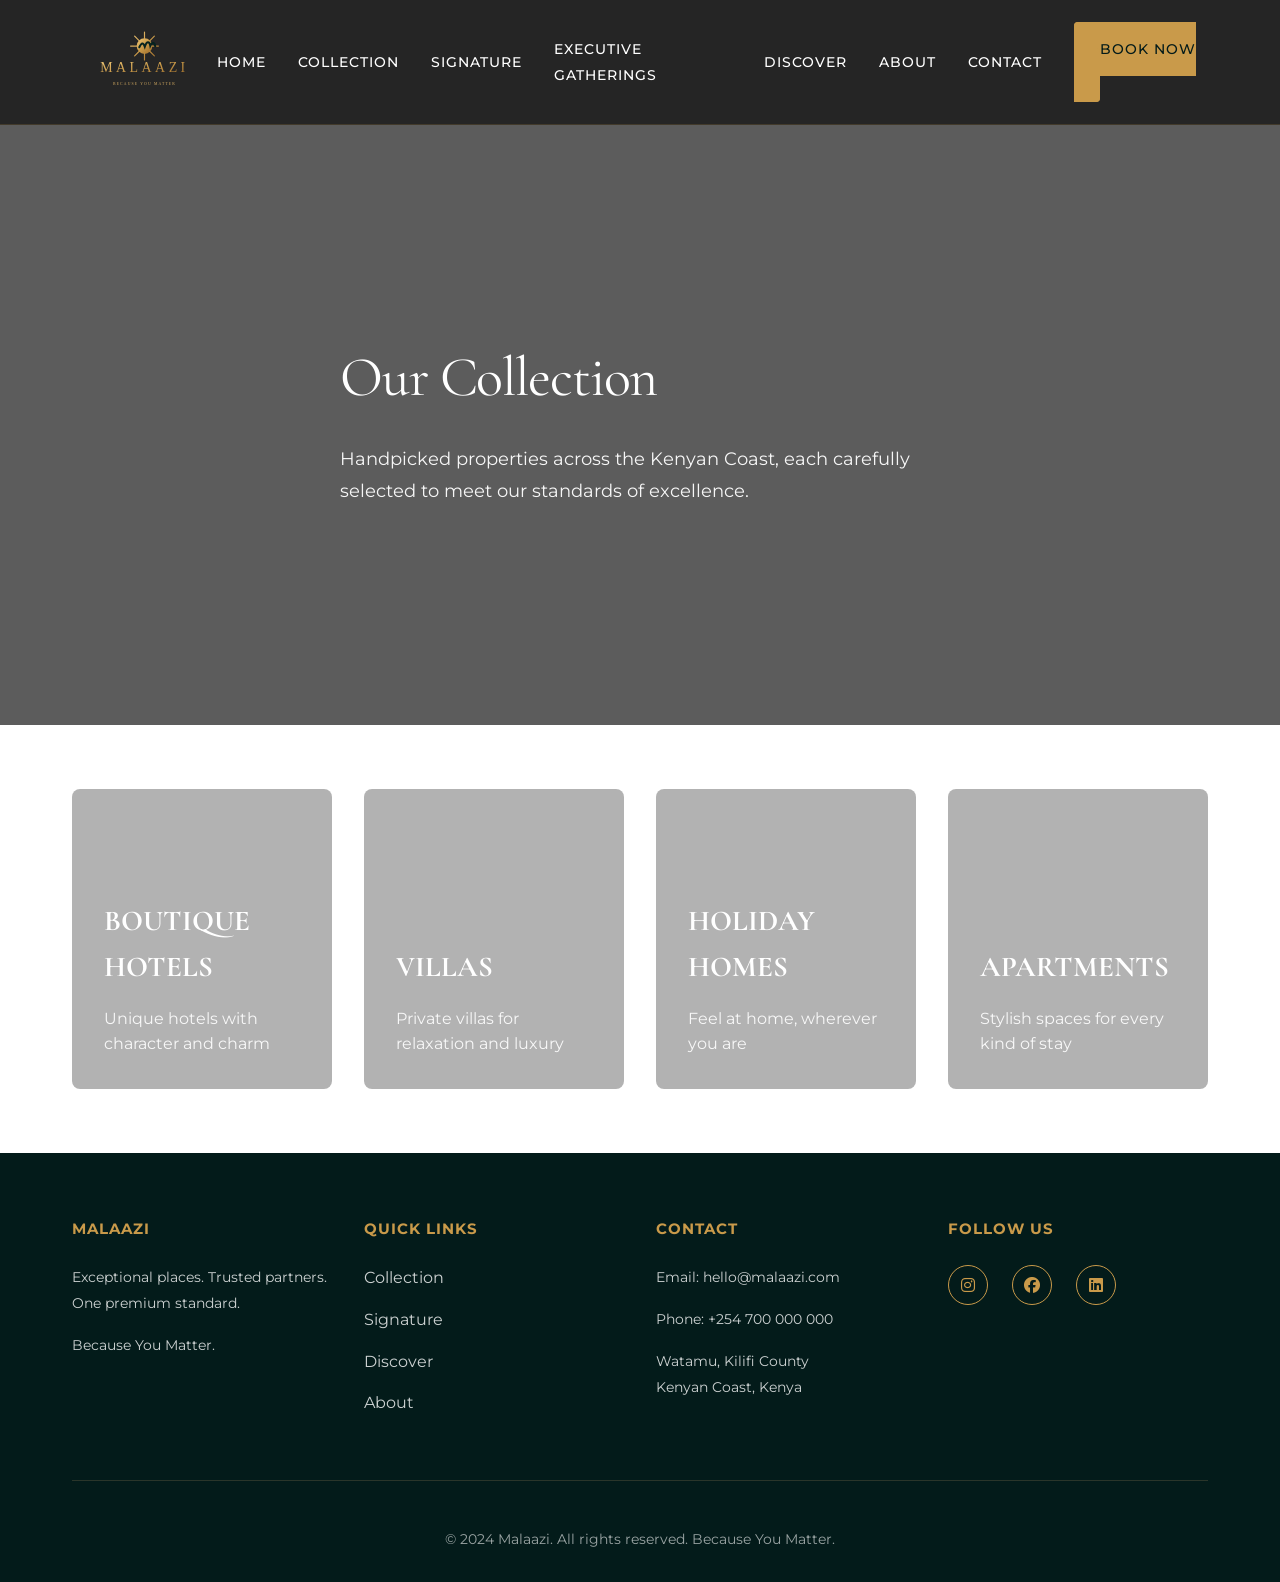
<file: collection.html>
<!DOCTYPE html>
<html lang="en">
<head>
    <meta charset="UTF-8">
    <meta name="viewport" content="width=device-width, initial-scale=1.0">
    <meta name="description" content="Explore Malaazi's curated collection of luxury properties, villas, and boutique hotels across Kenya's Coast.">
    <title>Collection - Malaazi | Luxury Stays & Experiences</title>
    <link rel="stylesheet" href="css/variables.css">
    <link rel="stylesheet" href="css/styles.css">
    <link rel="stylesheet" href="css/responsive.css">
    <link rel="stylesheet" href="https://cdnjs.cloudflare.com/ajax/libs/font-awesome/6.4.0/css/all.min.css">
</head>
<body>
    <!-- Navigation -->
    <nav class="navbar">
        <div class="container">
            <div class="nav-wrapper">
                <div class="logo">
                    <div class="logo-icon">☀</div>
                    <div class="logo-text">
                        <h1>MALAAZI</h1>
                        <p>Because You Matter</p>
                    </div>
                </div>
                <button class="menu-toggle" id="menuToggle">
                    <span></span>
                    <span></span>
                    <span></span>
                </button>
                <ul class="nav-menu" id="navMenu">
                    <li><a href="index.html">HOME</a></li>
                    <li><a href="collection.html">COLLECTION</a></li>
                    <li><a href="signature.html">SIGNATURE</a></li>
                    <li><a href="executive-gatherings.html">EXECUTIVE GATHERINGS</a></li>
                    <li><a href="discover.html">DISCOVER</a></li>
                    <li><a href="about.html">ABOUT</a></li>
                    <li><a href="contact.html">CONTACT</a></li>
                    <li><a href="#book" class="btn-book">BOOK NOW</a></li>
                </ul>
            </div>
        </div>
    </nav>

    <!-- Hero Section -->
    <section class="hero" style="background: linear-gradient(rgba(0,0,0,0.4), rgba(0,0,0,0.4)), url('https://images.unsplash.com/photo-1566073771259-6a8506099945?w=1200&h=600&fit=crop') center/cover;">
        <div class="container">
            <div class="hero-content">
                <h2 class="hero-title">Our Collection</h2>
                <p class="hero-subtitle">Handpicked properties across the Kenyan Coast, each carefully selected to meet our standards of excellence.</p>
            </div>
        </div>
    </section>

    <!-- Collection Categories -->
    <section style="padding: var(--spacing-xxl) 0; background: #fff;">
        <div class="container">
            <div style="display: grid; grid-template-columns: repeat(auto-fit, minmax(250px, 1fr)); gap: var(--spacing-lg);">
                <div class="property-card" style="background: url('https://images.unsplash.com/photo-1631049307264-da0ec9d70304?w=400&h=300&fit=crop') center/cover; height: 300px; border-radius: 8px; position: relative; overflow: hidden; cursor: pointer; transition: var(--transition);">
                    <div style="position: absolute; top: 0; left: 0; right: 0; bottom: 0; background: rgba(0,0,0,0.3); display: flex; align-items: flex-end; padding: var(--spacing-lg);">
                        <div>
                            <h3 style="color: #fff; font-family: var(--font-serif); font-size: 1.8rem; margin-bottom: var(--spacing-sm);">BOUTIQUE HOTELS</h3>
                            <p style="color: rgba(255,255,255,0.9);">Unique hotels with character and charm</p>
                        </div>
                    </div>
                </div>
                <div class="property-card" style="background: url('https://images.unsplash.com/photo-1618883182384-a83a8e7b9b47?w=400&h=300&fit=crop') center/cover; height: 300px; border-radius: 8px; position: relative; overflow: hidden; cursor: pointer; transition: var(--transition);">
                    <div style="position: absolute; top: 0; left: 0; right: 0; bottom: 0; background: rgba(0,0,0,0.3); display: flex; align-items: flex-end; padding: var(--spacing-lg);">
                        <div>
                            <h3 style="color: #fff; font-family: var(--font-serif); font-size: 1.8rem; margin-bottom: var(--spacing-sm);">VILLAS</h3>
                            <p style="color: rgba(255,255,255,0.9);">Private villas for relaxation and luxury</p>
                        </div>
                    </div>
                </div>
                <div class="property-card" style="background: url('https://images.unsplash.com/photo-1566073771259-6a8506099945?w=400&h=300&fit=crop') center/cover; height: 300px; border-radius: 8px; position: relative; overflow: hidden; cursor: pointer; transition: var(--transition);">
                    <div style="position: absolute; top: 0; left: 0; right: 0; bottom: 0; background: rgba(0,0,0,0.3); display: flex; align-items: flex-end; padding: var(--spacing-lg);">
                        <div>
                            <h3 style="color: #fff; font-family: var(--font-serif); font-size: 1.8rem; margin-bottom: var(--spacing-sm);">HOLIDAY HOMES</h3>
                            <p style="color: rgba(255,255,255,0.9);">Feel at home, wherever you are</p>
                        </div>
                    </div>
                </div>
                <div class="property-card" style="background: url('https://images.unsplash.com/photo-1604080853949-7e792b59934d?w=400&h=300&fit=crop') center/cover; height: 300px; border-radius: 8px; position: relative; overflow: hidden; cursor: pointer; transition: var(--transition);">
                    <div style="position: absolute; top: 0; left: 0; right: 0; bottom: 0; background: rgba(0,0,0,0.3); display: flex; align-items: flex-end; padding: var(--spacing-lg);">
                        <div>
                            <h3 style="color: #fff; font-family: var(--font-serif); font-size: 1.8rem; margin-bottom: var(--spacing-sm);">APARTMENTS</h3>
                            <p style="color: rgba(255,255,255,0.9);">Stylish spaces for every kind of stay</p>
                        </div>
                    </div>
                </div>
            </div>
        </div>
    </section>

    <!-- Footer -->
    <footer class="footer">
        <div class="container">
            <div class="footer-content">
                <div class="footer-section">
                    <h4>MALAAZI</h4>
                    <p>Exceptional places. Trusted partners. One premium standard.</p>
                    <p>Because You Matter.</p>
                </div>
                <div class="footer-section">
                    <h4>QUICK LINKS</h4>
                    <ul>
                        <li><a href="collection.html">Collection</a></li>
                        <li><a href="signature.html">Signature</a></li>
                        <li><a href="discover.html">Discover</a></li>
                        <li><a href="about.html">About</a></li>
                    </ul>
                </div>
                <div class="footer-section">
                    <h4>CONTACT</h4>
                    <p>Email: hello@malaazi.com</p>
                    <p>Phone: +254 700 000 000</p>
                    <p>Watamu, Kilifi County<br>Kenyan Coast, Kenya</p>
                </div>
                <div class="footer-section">
                    <h4>FOLLOW US</h4>
                    <div class="social-links">
                        <a href="#"><i class="fab fa-instagram"></i></a>
                        <a href="#"><i class="fab fa-facebook"></i></a>
                        <a href="#"><i class="fab fa-linkedin"></i></a>
                    </div>
                </div>
            </div>
            <div class="footer-bottom">
                <p>&copy; 2024 Malaazi. All rights reserved. Because You Matter.</p>
            </div>
        </div>
    </footer>

    <script src="js/script.js"></script>
</body>
</html>
</file>
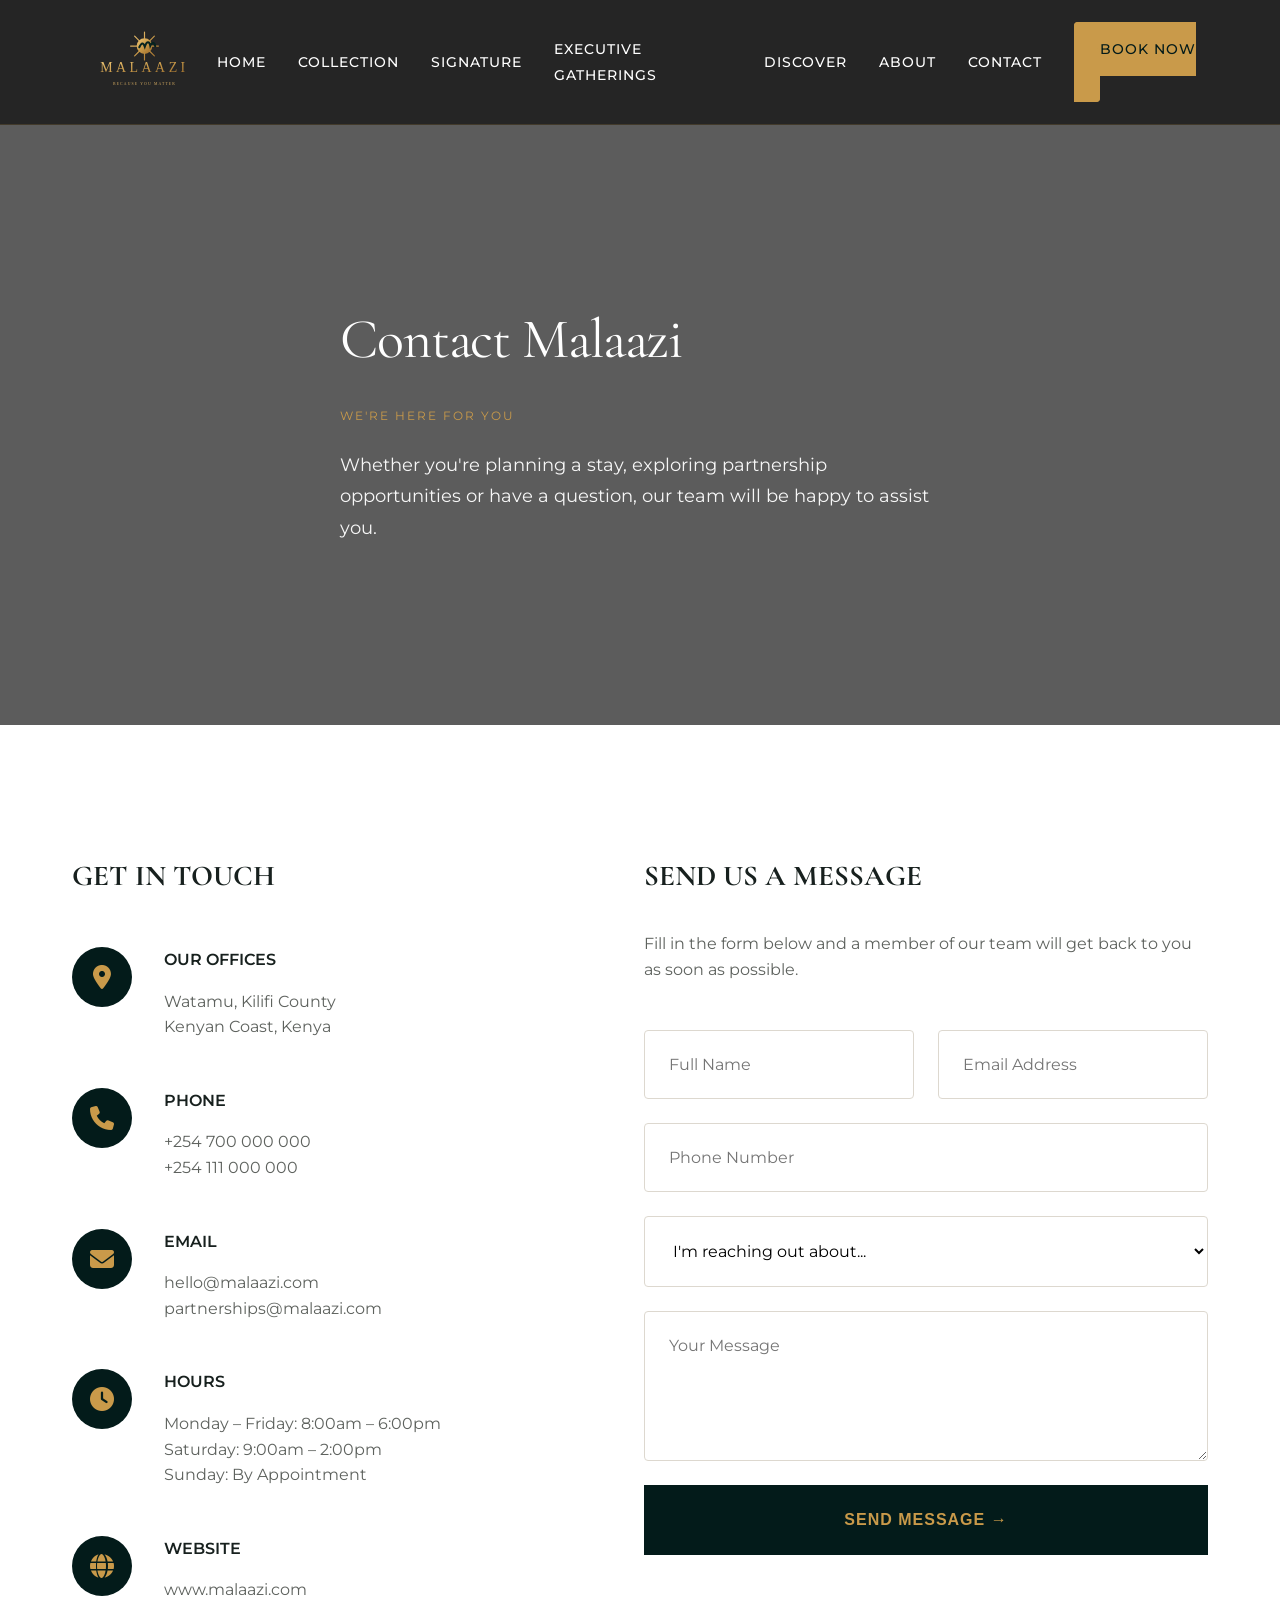
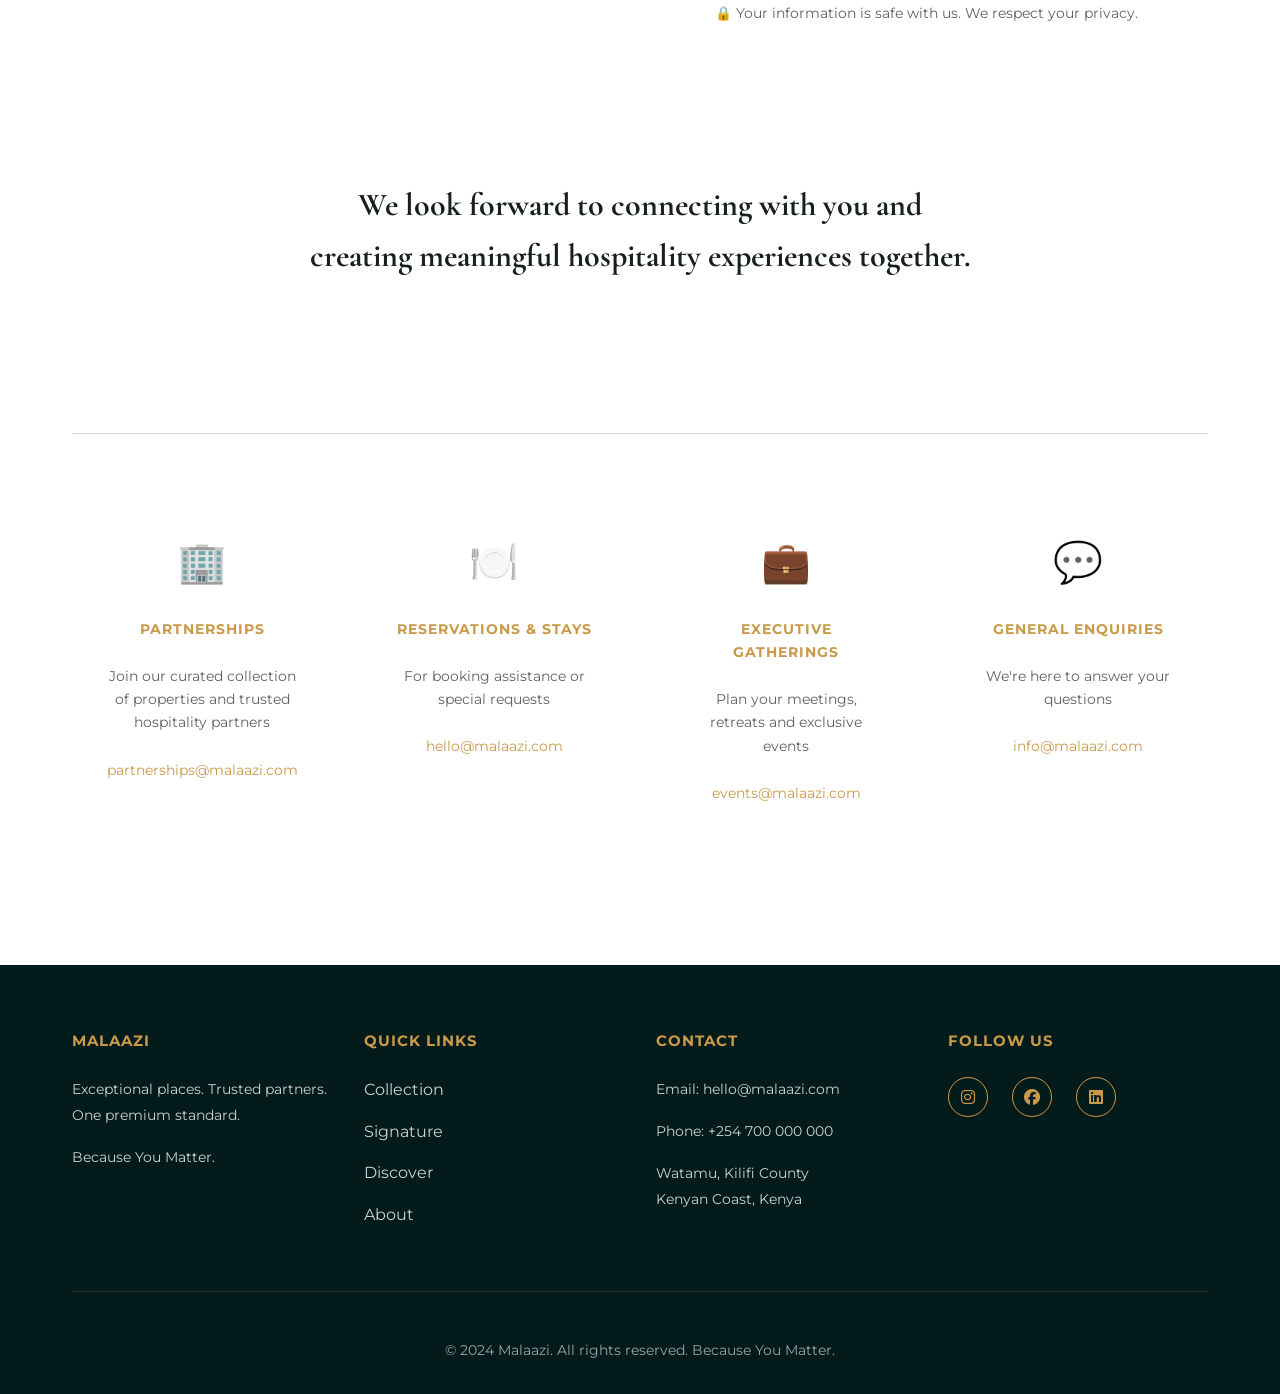
<file: contact.html>
<!DOCTYPE html>
<html lang="en">
<head>
    <meta charset="UTF-8">
    <meta name="viewport" content="width=device-width, initial-scale=1.0">
    <meta name="description" content="Contact Malaazi - Premium hospitality and lifestyle brand for luxury stays and experiences.">
    <title>Contact Malaazi | Get in Touch</title>
    <link rel="stylesheet" href="css/variables.css">
    <link rel="stylesheet" href="css/styles.css">
    <link rel="stylesheet" href="css/responsive.css">
    <link rel="stylesheet" href="https://cdnjs.cloudflare.com/ajax/libs/font-awesome/6.4.0/css/all.min.css">
    <style>
        .contact-wrapper {
            display: grid;
            grid-template-columns: 1fr 1fr;
            gap: var(--spacing-xxl);
            padding: var(--spacing-xxl) 0;
        }
        .contact-info { max-width: 400px; }
        .contact-info-item {
            display: flex;
            gap: var(--spacing-lg);
            margin-bottom: var(--spacing-xl);
        }
        .contact-icon {
            width: 60px;
            height: 60px;
            background: var(--primary-dark);
            border-radius: 50%;
            display: flex;
            align-items: center;
            justify-content: center;
            color: var(--primary-gold);
            font-size: 1.5rem;
            flex-shrink: 0;
        }
        .contact-form {
            display: flex;
            flex-direction: column;
            gap: var(--spacing-md);
        }
        .form-group {
            display: flex;
            gap: var(--spacing-md);
        }
        .form-group input {
            flex: 1;
        }
        .form-input {
            padding: var(--spacing-md);
            border: 1px solid var(--border-color);
            border-radius: 4px;
            font-family: var(--font-sans);
            font-size: 1rem;
        }
        .form-input:focus {
            outline: none;
            border-color: var(--primary-gold);
            box-shadow: 0 0 0 3px rgba(200, 153, 104, 0.1);
        }
        .form-select {
            padding: var(--spacing-md);
            border: 1px solid var(--border-color);
            border-radius: 4px;
            background: #fff;
            cursor: pointer;
        }
        textarea.form-input {
            resize: vertical;
            min-height: 150px;
        }
        .form-submit {
            background: var(--primary-dark);
            color: var(--primary-gold);
            border: 2px solid var(--primary-dark);
            padding: var(--spacing-md) var(--spacing-lg);
            font-size: 1rem;
            font-weight: 600;
            letter-spacing: 1px;
            cursor: pointer;
            transition: var(--transition);
        }
        .form-submit:hover {
            background: var(--primary-gold);
            color: var(--primary-dark);
        }
        .privacy-notice {
            font-size: 0.85rem;
            color: var(--text-light);
            text-align: center;
            margin-top: var(--spacing-md);
        }
        .other-ways {
            display: grid;
            grid-template-columns: repeat(4, 1fr);
            gap: var(--spacing-lg);
            text-align: center;
            padding: var(--spacing-xxl) 0;
            border-top: 1px solid var(--border-color);
            margin-top: var(--spacing-xxl);
        }
        .other-way-item {
            padding: var(--spacing-lg);
        }
        .other-way-icon {
            font-size: 2.5rem;
            color: var(--primary-gold);
            margin-bottom: var(--spacing-md);
        }
        .other-way-item h4 {
            color: var(--primary-gold);
            font-size: 0.9rem;
            letter-spacing: 1px;
            margin-bottom: var(--spacing-md);
        }
        .other-way-item p {
            font-size: 0.9rem;
            color: var(--text-light);
        }
        .other-way-item a {
            color: var(--primary-gold);
            text-decoration: none;
        }
        @media (max-width: 1024px) {
            .contact-wrapper {
                grid-template-columns: 1fr;
            }
            .other-ways {
                grid-template-columns: repeat(2, 1fr);
            }
        }
        @media (max-width: 768px) {
            .form-group {
                flex-direction: column;
            }
            .other-ways {
                grid-template-columns: 1fr;
            }
        }
    </style>
</head>
<body>
    <!-- Navigation -->
    <nav class="navbar">
        <div class="container">
            <div class="nav-wrapper">
                <div class="logo">
                    <div class="logo-icon">☀</div>
                    <div class="logo-text">
                        <h1>MALAAZI</h1>
                        <p>Because You Matter</p>
                    </div>
                </div>
                <button class="menu-toggle" id="menuToggle">
                    <span></span>
                    <span></span>
                    <span></span>
                </button>
                <ul class="nav-menu" id="navMenu">
                    <li><a href="index.html">HOME</a></li>
                    <li><a href="collection.html">COLLECTION</a></li>
                    <li><a href="signature.html">SIGNATURE</a></li>
                    <li><a href="executive-gatherings.html">EXECUTIVE GATHERINGS</a></li>
                    <li><a href="discover.html">DISCOVER</a></li>
                    <li><a href="about.html">ABOUT</a></li>
                    <li><a href="contact.html">CONTACT</a></li>
                    <li><a href="#book" class="btn-book">BOOK NOW</a></li>
                </ul>
            </div>
        </div>
    </nav>

    <!-- Hero Section -->
    <section class="hero" style="background: linear-gradient(rgba(0,0,0,0.4), rgba(0,0,0,0.4)), url('https://images.unsplash.com/photo-1631049307264-da0ec9d70304?w=1200&h=600&fit=crop') center/cover;">
        <div class="container">
            <div class="hero-content">
                <h2 class="hero-title">Contact Malaazi</h2>
                <p class="hero-label">WE'RE HERE FOR YOU</p>
                <p class="hero-subtitle">Whether you're planning a stay, exploring partnership opportunities or have a question, our team will be happy to assist you.</p>
            </div>
        </div>
    </section>

    <!-- Contact Section -->
    <section style="padding: var(--spacing-xxl) 0; background: #fff;">
        <div class="container">
            <div class="contact-wrapper">
                <!-- Contact Info -->
                <div class="contact-info">
                    <h3 style="font-family: var(--font-serif); font-size: 1.8rem; margin-bottom: var(--spacing-xl); color: var(--text-dark);">GET IN TOUCH</h3>
                    
                    <div class="contact-info-item">
                        <div class="contact-icon"><i class="fas fa-map-marker-alt"></i></div>
                        <div>
                            <h4 style="font-weight: 600; margin-bottom: var(--spacing-sm);">OUR OFFICES</h4>
                            <p style="color: var(--text-light);">Watamu, Kilifi County<br>Kenyan Coast, Kenya</p>
                        </div>
                    </div>

                    <div class="contact-info-item">
                        <div class="contact-icon"><i class="fas fa-phone"></i></div>
                        <div>
                            <h4 style="font-weight: 600; margin-bottom: var(--spacing-sm);">PHONE</h4>
                            <p style="color: var(--text-light);">
                                <a href="tel:+254700000000" style="color: var(--text-light); text-decoration: none;">+254 700 000 000</a><br>
                                <a href="tel:+254111000000" style="color: var(--text-light); text-decoration: none;">+254 111 000 000</a>
                            </p>
                        </div>
                    </div>

                    <div class="contact-info-item">
                        <div class="contact-icon"><i class="fas fa-envelope"></i></div>
                        <div>
                            <h4 style="font-weight: 600; margin-bottom: var(--spacing-sm);">EMAIL</h4>
                            <p style="color: var(--text-light);">
                                <a href="mailto:hello@malaazi.com" style="color: var(--text-light); text-decoration: none;">hello@malaazi.com</a><br>
                                <a href="mailto:partnerships@malaazi.com" style="color: var(--text-light); text-decoration: none;">partnerships@malaazi.com</a>
                            </p>
                        </div>
                    </div>

                    <div class="contact-info-item">
                        <div class="contact-icon"><i class="fas fa-clock"></i></div>
                        <div>
                            <h4 style="font-weight: 600; margin-bottom: var(--spacing-sm);">HOURS</h4>
                            <p style="color: var(--text-light);">
                                Monday – Friday: 8:00am – 6:00pm<br>
                                Saturday: 9:00am – 2:00pm<br>
                                Sunday: By Appointment
                            </p>
                        </div>
                    </div>

                    <div class="contact-info-item">
                        <div class="contact-icon"><i class="fas fa-globe"></i></div>
                        <div>
                            <h4 style="font-weight: 600; margin-bottom: var(--spacing-sm);">WEBSITE</h4>
                            <p style="color: var(--text-light);">
                                <a href="https://www.malaazi.com" style="color: var(--text-light); text-decoration: none;">www.malaazi.com</a>
                            </p>
                        </div>
                    </div>
                </div>

                <!-- Contact Form -->
                <div>
                    <h3 style="font-family: var(--font-serif); font-size: 1.8rem; margin-bottom: var(--spacing-lg); color: var(--text-dark);">SEND US A MESSAGE</h3>
                    <p style="color: var(--text-light); margin-bottom: var(--spacing-xl);">Fill in the form below and a member of our team will get back to you as soon as possible.</p>
                    
                    <form name="contact" class="contact-form">
                        <div class="form-group">
                            <input type="text" name="fullName" placeholder="Full Name" class="form-input" required>
                            <input type="email" name="email" placeholder="Email Address" class="form-input" required>
                        </div>
                        
                        <input type="tel" name="phone" placeholder="Phone Number" class="form-input" required>
                        
                        <select name="inquiry" class="form-input form-select" required>
                            <option value="">I'm reaching out about...</option>
                            <option value="booking">Booking & Reservations</option>
                            <option value="partnership">Partnership Opportunity</option>
                            <option value="event">Event Inquiry</option>
                            <option value="general">General Question</option>
                        </select>
                        
                        <textarea name="message" placeholder="Your Message" class="form-input" required></textarea>
                        
                        <button type="submit" class="form-submit">SEND MESSAGE →</button>
                        
                        <p class="privacy-notice">🔒 Your information is safe with us. We respect your privacy.</p>
                    </form>
                </div>
            </div>

            <!-- Call to Action -->
            <div style="text-align: center; padding: var(--spacing-xxl) 0;">
                <h3 style="font-family: var(--font-serif); font-size: 2rem; margin-bottom: var(--spacing-md); color: var(--text-dark);">We look forward to connecting with you and<br>creating meaningful hospitality experiences together.</h3>
            </div>

            <!-- Other Ways to Connect -->
            <div class="other-ways">
                <div class="other-way-item">
                    <div class="other-way-icon">🏢</div>
                    <h4>PARTNERSHIPS</h4>
                    <p>Join our curated collection of properties and trusted hospitality partners</p>
                    <p style="margin-top: var(--spacing-md);"><a href="mailto:partnerships@malaazi.com">partnerships@malaazi.com</a></p>
                </div>
                <div class="other-way-item">
                    <div class="other-way-icon">🍽️</div>
                    <h4>RESERVATIONS & STAYS</h4>
                    <p>For booking assistance or special requests</p>
                    <p style="margin-top: var(--spacing-md);"><a href="mailto:hello@malaazi.com">hello@malaazi.com</a></p>
                </div>
                <div class="other-way-item">
                    <div class="other-way-icon">💼</div>
                    <h4>EXECUTIVE GATHERINGS</h4>
                    <p>Plan your meetings, retreats and exclusive events</p>
                    <p style="margin-top: var(--spacing-md);"><a href="mailto:events@malaazi.com">events@malaazi.com</a></p>
                </div>
                <div class="other-way-item">
                    <div class="other-way-icon">💬</div>
                    <h4>GENERAL ENQUIRIES</h4>
                    <p>We're here to answer your questions</p>
                    <p style="margin-top: var(--spacing-md);"><a href="mailto:info@malaazi.com">info@malaazi.com</a></p>
                </div>
            </div>
        </div>
    </section>

    <!-- Footer -->
    <footer class="footer">
        <div class="container">
            <div class="footer-content">
                <div class="footer-section">
                    <h4>MALAAZI</h4>
                    <p>Exceptional places. Trusted partners. One premium standard.</p>
                    <p>Because You Matter.</p>
                </div>
                <div class="footer-section">
                    <h4>QUICK LINKS</h4>
                    <ul>
                        <li><a href="collection.html">Collection</a></li>
                        <li><a href="signature.html">Signature</a></li>
                        <li><a href="discover.html">Discover</a></li>
                        <li><a href="about.html">About</a></li>
                    </ul>
                </div>
                <div class="footer-section">
                    <h4>CONTACT</h4>
                    <p>Email: hello@malaazi.com</p>
                    <p>Phone: +254 700 000 000</p>
                    <p>Watamu, Kilifi County<br>Kenyan Coast, Kenya</p>
                </div>
                <div class="footer-section">
                    <h4>FOLLOW US</h4>
                    <div class="social-links">
                        <a href="#"><i class="fab fa-instagram"></i></a>
                        <a href="#"><i class="fab fa-facebook"></i></a>
                        <a href="#"><i class="fab fa-linkedin"></i></a>
                    </div>
                </div>
            </div>
            <div class="footer-bottom">
                <p>&copy; 2024 Malaazi. All rights reserved. Because You Matter.</p>
            </div>
        </div>
    </footer>

    <script src="js/script.js"></script>
</body>
</html>
</file>
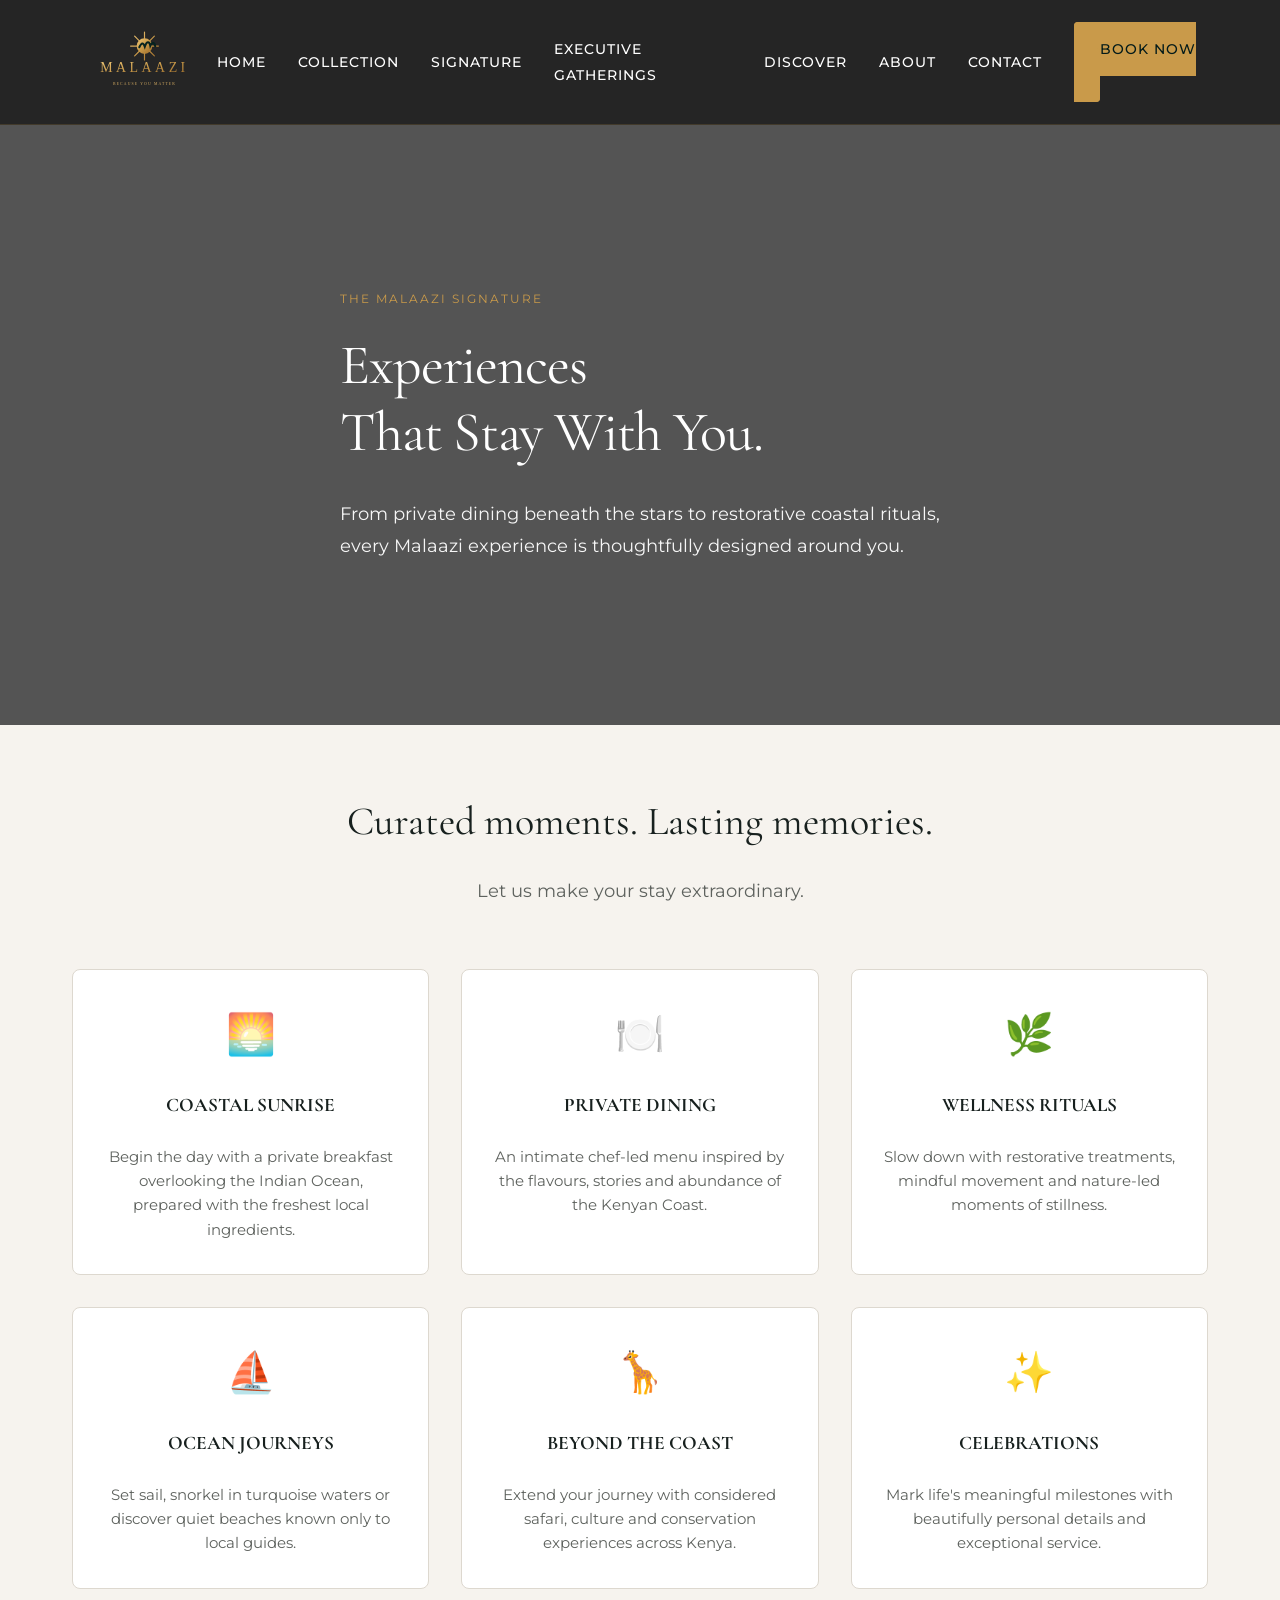
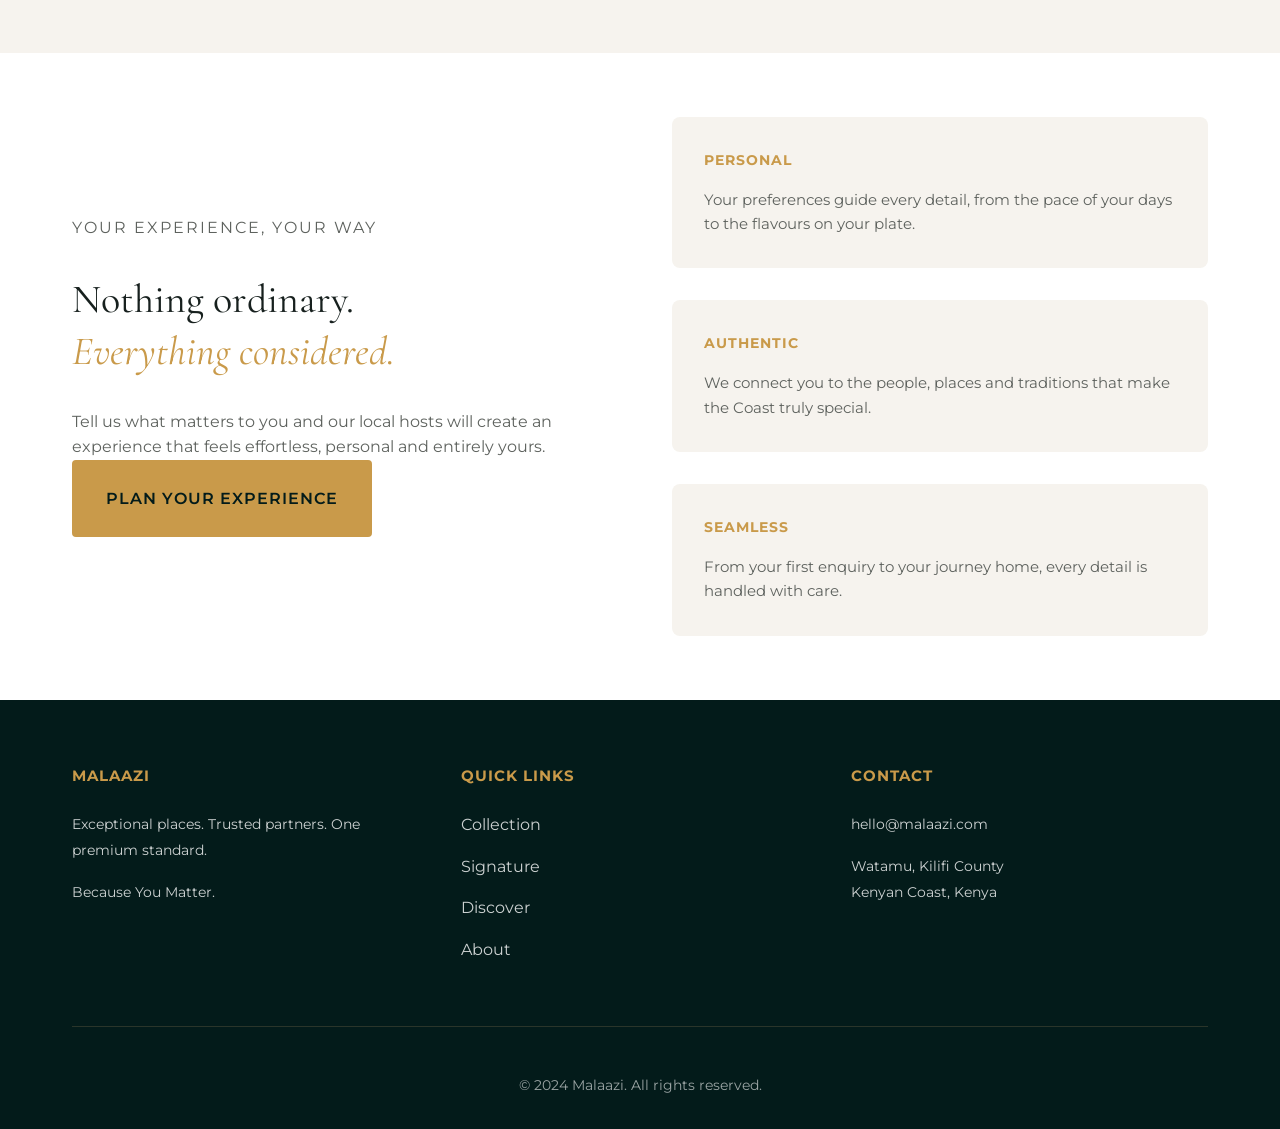
<file: signature.html>
<!DOCTYPE html>
<html lang="en">
<head>
    <meta charset="UTF-8">
    <meta name="viewport" content="width=device-width, initial-scale=1.0">
    <title>Signature Experiences | Malaazi</title>
    <link rel="stylesheet" href="css/variables.css">
    <link rel="stylesheet" href="css/styles.css">
    <link rel="stylesheet" href="css/responsive.css">
</head>
<body>
<nav class="navbar"><div class="container"><div class="nav-wrapper"><a href="index.html" class="logo"><div class="logo-icon">☀</div><div class="logo-text"><h1>MALAAZI</h1><p>Because You Matter</p></div></a><button class="menu-toggle" id="menuToggle"><span></span><span></span><span></span></button><ul class="nav-menu" id="navMenu"><li><a href="index.html">HOME</a></li><li><a href="collection.html">COLLECTION</a></li><li><a href="signature.html">SIGNATURE</a></li><li><a href="executive-gatherings.html">EXECUTIVE GATHERINGS</a></li><li><a href="discover.html">DISCOVER</a></li><li><a href="about.html">ABOUT</a></li><li><a href="contact.html">CONTACT</a></li><li><a href="contact.html#book" class="btn-book">BOOK NOW</a></li></ul></div></div></nav>
<section class="hero" style="background:linear-gradient(rgba(0,0,0,.45),rgba(0,0,0,.45)),url('https://images.unsplash.com/photo-1540541338287-41700207dee6?w=1600&h=800&fit=crop') center/cover"><div class="container"><div class="hero-content"><p class="hero-label">THE MALAAZI SIGNATURE</p><h2 class="hero-title">Experiences<br>That Stay With You.</h2><p class="hero-subtitle">From private dining beneath the stars to restorative coastal rituals, every Malaazi experience is thoughtfully designed around you.</p></div></div></section>
<section class="principles"><div class="container"><h2 class="section-title">Curated moments. Lasting memories.</h2><p class="section-subtitle">Let us make your stay extraordinary.</p><div class="principles-grid"><article class="principle-card"><div class="principle-icon">🌅</div><h4>COASTAL SUNRISE</h4><p>Begin the day with a private breakfast overlooking the Indian Ocean, prepared with the freshest local ingredients.</p></article><article class="principle-card"><div class="principle-icon">🍽️</div><h4>PRIVATE DINING</h4><p>An intimate chef-led menu inspired by the flavours, stories and abundance of the Kenyan Coast.</p></article><article class="principle-card"><div class="principle-icon">🌿</div><h4>WELLNESS RITUALS</h4><p>Slow down with restorative treatments, mindful movement and nature-led moments of stillness.</p></article><article class="principle-card"><div class="principle-icon">⛵</div><h4>OCEAN JOURNEYS</h4><p>Set sail, snorkel in turquoise waters or discover quiet beaches known only to local guides.</p></article><article class="principle-card"><div class="principle-icon">🦒</div><h4>BEYOND THE COAST</h4><p>Extend your journey with considered safari, culture and conservation experiences across Kenya.</p></article><article class="principle-card"><div class="principle-icon">✨</div><h4>CELEBRATIONS</h4><p>Mark life's meaningful milestones with beautifully personal details and exceptional service.</p></article></div></div></section>
<section class="promise"><div class="container"><div class="promise-content"><div class="promise-text"><p class="section-label">YOUR EXPERIENCE, YOUR WAY</p><h3>Nothing ordinary.<br><span class="highlight-text">Everything considered.</span></h3><p>Tell us what matters to you and our local hosts will create an experience that feels effortless, personal and entirely yours.</p><a class="btn" href="contact.html">PLAN YOUR EXPERIENCE</a></div><div class="promise-cards"><div class="promise-card"><h4>PERSONAL</h4><p>Your preferences guide every detail, from the pace of your days to the flavours on your plate.</p></div><div class="promise-card"><h4>AUTHENTIC</h4><p>We connect you to the people, places and traditions that make the Coast truly special.</p></div><div class="promise-card"><h4>SEAMLESS</h4><p>From your first enquiry to your journey home, every detail is handled with care.</p></div></div></div></div></section>
<footer class="footer"><div class="container"><div class="footer-content"><div class="footer-section"><h4>MALAAZI</h4><p>Exceptional places. Trusted partners. One premium standard.</p><p>Because You Matter.</p></div><div class="footer-section"><h4>QUICK LINKS</h4><ul><li><a href="collection.html">Collection</a></li><li><a href="signature.html">Signature</a></li><li><a href="discover.html">Discover</a></li><li><a href="about.html">About</a></li></ul></div><div class="footer-section"><h4>CONTACT</h4><p>hello@malaazi.com</p><p>Watamu, Kilifi County<br>Kenyan Coast, Kenya</p></div></div><div class="footer-bottom"><p>© 2024 Malaazi. All rights reserved.</p></div></div></footer><script src="js/script.js"></script></body></html>
</file>
<file: css/variables.css>
@import url("brand.css");

:root {
    /* Malaazi palette sampled and matched to the supplied references */
    --primary-gold: #c99a4a;
    --gold-light: #e1bb70;
    --primary-dark: #031b1a;
    --deep-green: #06231f;
    --green-soft: #0d3029;
    --primary-light: #f1eee8;
    --accent-cream: #f6f3ee;
    --surface: #fbf9f5;
    --text-dark: #17201e;
    --text-light: #5e625e;
    --border-color: #ddd8cf;

    /* Typography */
    --font-serif: 'Cormorant Garamond', 'Iowan Old Style', 'Baskerville', Georgia, serif;
    --font-sans: 'Montserrat', 'Avenir Next', 'Segoe UI', sans-serif;

    /* Sizes */
    --spacing-xs: 0.5rem;
    --spacing-sm: 1rem;
    --spacing-md: 1.5rem;
    --spacing-lg: 2rem;
    --spacing-xl: 3rem;
    --spacing-xxl: 4rem;

    /* Typography Sizes */
    --font-h1: 3.5rem;
    --font-h2: 2.5rem;
    --font-h3: 1.8rem;
    --font-h4: 1.3rem;
    --font-body: 1rem;
    --font-small: 0.75rem;

    --transition: all 0.3s ease;
    --transition-slow: all 0.5s ease;
}

@media (max-width: 768px) {
    :root {
        --font-h1: 2.5rem;
        --font-h2: 1.8rem;
        --font-h3: 1.3rem;
        --font-h4: 1.1rem;
        --font-body: 0.95rem;
    }
}
</file>
<file: css/styles.css>
* {
    margin: 0;
    padding: 0;
    box-sizing: border-box;
}

html {
    scroll-behavior: smooth;
}

body {
    font-family: var(--font-sans);
    color: var(--text-dark);
    background-color: #fff;
    line-height: 1.6;
}

.container {
    max-width: 1200px;
    margin: 0 auto;
    padding: 0 var(--spacing-lg);
}

/* Navigation */
.navbar {
    background: rgba(26, 26, 26, 0.95);
    position: sticky;
    top: 0;
    z-index: 1000;
    backdrop-filter: blur(10px);
}

.nav-wrapper {
    display: flex;
    justify-content: space-between;
    align-items: center;
    padding: var(--spacing-md) 0;
}

.logo {
    display: flex;
    align-items: center;
    gap: var(--spacing-md);
    text-decoration: none;
    color: var(--primary-gold);
}

.logo-icon {
    font-size: 2rem;
}

.logo-text h1 {
    font-family: var(--font-serif);
    font-size: 1.2rem;
    font-weight: 700;
    letter-spacing: 2px;
    color: var(--primary-gold);
}

.logo-text p {
    font-size: 0.7rem;
    color: var(--primary-gold);
    letter-spacing: 1px;
}

.nav-menu {
    display: flex;
    list-style: none;
    gap: var(--spacing-lg);
    align-items: center;
}

.nav-menu a {
    color: #fff;
    text-decoration: none;
    font-size: 0.9rem;
    letter-spacing: 1px;
    transition: var(--transition);
    position: relative;
}

.nav-menu a:hover {
    color: var(--primary-gold);
}

.nav-menu a::after {
    content: '';
    position: absolute;
    bottom: -5px;
    left: 0;
    width: 0;
    height: 2px;
    background: var(--primary-gold);
    transition: width 0.3s ease;
}

.nav-menu a:hover::after {
    width: 100%;
}

.btn-book {
    border: 2px solid var(--primary-gold);
    padding: var(--spacing-sm) var(--spacing-md);
    border-radius: 4px;
    font-weight: 600;
}

.btn-book:hover {
    background: var(--primary-gold);
    color: var(--primary-dark) !important;
}

.menu-toggle {
    display: none;
    flex-direction: column;
    background: none;
    border: none;
    cursor: pointer;
    gap: 6px;
}

.menu-toggle span {
    width: 25px;
    height: 3px;
    background: var(--primary-gold);
    border-radius: 2px;
    transition: var(--transition);
}

/* Hero Section */
.hero {
    min-height: 600px;
    display: flex;
    align-items: center;
    position: relative;
    color: #fff;
    padding: var(--spacing-xxl) 0;
}

.hero::before {
    content: '';
    position: absolute;
    top: 0;
    left: 0;
    right: 0;
    bottom: 0;
    background: rgba(0, 0, 0, 0.4);
    z-index: 1;
}

.hero-content {
    position: relative;
    z-index: 2;
    max-width: 600px;
}

.hero-label {
    font-size: var(--font-small);
    letter-spacing: 2px;
    color: var(--primary-gold);
    margin-bottom: var(--spacing-md);
}

.hero-title {
    font-family: var(--font-serif);
    font-size: var(--font-h1);
    line-height: 1.2;
    margin-bottom: var(--spacing-lg);
    font-weight: 400;
}

.hero-subtitle {
    font-size: 1.1rem;
    line-height: 1.8;
    opacity: 0.95;
}

/* Who We Are Section */
.who-we-are {
    padding: var(--spacing-xxl) 0;
    background: #fff;
}

.section-grid {
    display: grid;
    grid-template-columns: 1fr 1fr;
    gap: var(--spacing-xxl);
    align-items: center;
}

.who-content {
    max-width: 500px;
}

.section-label {
    font-size: var(--font-small);
    letter-spacing: 2px;
    color: var(--primary-gold);
    text-transform: uppercase;
    margin-bottom: var(--spacing-lg);
}

.who-content p {
    font-size: 1rem;
    color: var(--text-light);
    line-height: 1.8;
    margin-bottom: var(--spacing-md);
}

.who-content p.highlight {
    font-family: var(--font-serif);
    font-size: 1.3rem;
    color: var(--primary-gold);
    margin-top: var(--spacing-lg);
}

.who-gallery {
    display: grid;
    grid-template-columns: repeat(3, 1fr);
    gap: var(--spacing-md);
}

.gallery-item {
    overflow: hidden;
    border-radius: 8px;
    height: 250px;
}

.gallery-item img {
    width: 100%;
    height: 100%;
    object-fit: cover;
    transition: transform 0.5s ease;
}

.gallery-item:hover img {
    transform: scale(1.05);
}

/* Principles Section */
.principles {
    padding: var(--spacing-xxl) 0;
    background: var(--accent-cream);
}

.section-title {
    font-family: var(--font-serif);
    font-size: var(--font-h2);
    text-align: center;
    margin-bottom: var(--spacing-md);
    color: var(--text-dark);
}

.section-subtitle {
    text-align: center;
    color: var(--text-light);
    margin-bottom: var(--spacing-xxl);
    font-size: 1.1rem;
}

.principles-grid {
    display: grid;
    grid-template-columns: repeat(auto-fit, minmax(280px, 1fr));
    gap: var(--spacing-lg);
}

.principle-card {
    background: #fff;
    padding: var(--spacing-lg);
    border-radius: 8px;
    text-align: center;
    transition: var(--transition-slow);
    border: 1px solid var(--border-color);
}

.principle-card:hover {
    transform: translateY(-5px);
    box-shadow: 0 10px 30px rgba(0, 0, 0, 0.1);
}

.principle-icon {
    font-size: 2.5rem;
    margin-bottom: var(--spacing-md);
}

.principle-card h4 {
    font-family: var(--font-serif);
    font-size: 1.2rem;
    margin-bottom: var(--spacing-md);
    color: var(--text-dark);
}

.principle-card p {
    font-size: 0.95rem;
    color: var(--text-light);
    line-height: 1.6;
}

/* Promise Section */
.promise {
    padding: var(--spacing-xxl) 0;
    background: #fff;
}

.promise-content {
    display: grid;
    grid-template-columns: 1fr 1fr;
    gap: var(--spacing-xxl);
    align-items: center;
}

.promise-text h3 {
    font-family: var(--font-serif);
    font-size: var(--font-h2);
    line-height: 1.3;
    margin-bottom: var(--spacing-lg);
    color: var(--text-dark);
}

.promise-text .highlight-text {
    color: var(--primary-gold);
    display: block;
    font-style: italic;
}

.promise-text p {
    color: var(--text-light);
    font-size: 1rem;
}

.promise-cards {
    display: grid;
    gap: var(--spacing-lg);
}

.promise-card {
    background: var(--accent-cream);
    padding: var(--spacing-lg);
    border-radius: 8px;
}

.promise-icon {
    font-size: 2rem;
    margin-bottom: var(--spacing-md);
}

.promise-card h4 {
    font-size: 0.9rem;
    letter-spacing: 1px;
    margin-bottom: var(--spacing-sm);
    color: var(--primary-gold);
}

.promise-card p {
    font-size: 0.95rem;
    color: var(--text-light);
    line-height: 1.6;
}

/* CTA Section */
.cta-section {
    padding: var(--spacing-xxl) 0;
    background: var(--accent-cream);
    text-align: center;
}

.cta-section h3 {
    font-family: var(--font-serif);
    font-size: var(--font-h2);
    margin-bottom: var(--spacing-md);
    color: var(--text-dark);
    line-height: 1.4;
}

.cta-section p {
    font-family: var(--font-serif);
    font-size: 1.5rem;
    color: var(--primary-gold);
    font-style: italic;
}

/* Footer */
.footer {
    background: var(--primary-dark);
    color: #fff;
    padding: var(--spacing-xxl) 0 var(--spacing-lg);
}

.footer-content {
    display: grid;
    grid-template-columns: repeat(auto-fit, minmax(250px, 1fr));
    gap: var(--spacing-lg);
    margin-bottom: var(--spacing-xl);
    border-bottom: 1px solid rgba(200, 153, 104, 0.2);
    padding-bottom: var(--spacing-xl);
}

.footer-section h4 {
    color: var(--primary-gold);
    margin-bottom: var(--spacing-md);
    font-size: 0.95rem;
    letter-spacing: 1px;
}

.footer-section p {
    font-size: 0.9rem;
    line-height: 1.8;
    color: rgba(255, 255, 255, 0.8);
    margin-bottom: var(--spacing-sm);
}

.footer-section ul {
    list-style: none;
}

.footer-section ul li {
    margin-bottom: var(--spacing-sm);
}

.footer-section a {
    color: rgba(255, 255, 255, 0.8);
    text-decoration: none;
    transition: var(--transition);
}

.footer-section a:hover {
    color: var(--primary-gold);
}

.social-links {
    display: flex;
    gap: var(--spacing-md);
}

.social-links a {
    display: inline-flex;
    width: 40px;
    height: 40px;
    align-items: center;
    justify-content: center;
    border-radius: 50%;
    border: 1px solid var(--primary-gold);
    color: var(--primary-gold);
    transition: var(--transition);
}

.social-links a:hover {
    background: var(--primary-gold);
    color: var(--primary-dark);
}

.footer-bottom {
    text-align: center;
    font-size: 0.85rem;
    color: rgba(255, 255, 255, 0.6);
}

/* Buttons */
.btn {
    display: inline-block;
    padding: var(--spacing-md) var(--spacing-lg);
    background: var(--primary-gold);
    color: var(--primary-dark);
    text-decoration: none;
    border-radius: 4px;
    font-weight: 600;
    letter-spacing: 1px;
    transition: var(--transition);
    border: 2px solid var(--primary-gold);
    cursor: pointer;
}

.btn:hover {
    background: transparent;
    color: var(--primary-gold);
}

.btn-outline {
    background: transparent;
    color: var(--primary-gold);
}

.btn-outline:hover {
    background: var(--primary-gold);
    color: var(--primary-dark);
}

/* Animations */
@keyframes fadeInUp {
    from {
        opacity: 0;
        transform: translateY(30px);
    }
    to {
        opacity: 1;
        transform: translateY(0);
    }
}

@keyframes fadeIn {
    from {
        opacity: 0;
    }
    to {
        opacity: 1;
    }
}

.fade-in {
    animation: fadeIn 0.6s ease;
}

.fade-in-up {
    animation: fadeInUp 0.6s ease;
}
</file>
<file: css/responsive.css>
/* Tablet Screens (768px - 1024px) */
@media (max-width: 1024px) {
    .container {
        padding: 0 var(--spacing-md);
    }

    .section-grid {
        grid-template-columns: 1fr;
        gap: var(--spacing-lg);
    }

    .who-gallery {
        grid-template-columns: repeat(2, 1fr);
    }

    .promise-content {
        grid-template-columns: 1fr;
    }

    .gallery-grid {
        grid-template-columns: repeat(2, 1fr);
    }
}

/* Mobile Screens (below 768px) */
@media (max-width: 768px) {
    .navbar {
        padding: var(--spacing-md) 0;
    }

    .nav-wrapper {
        padding: var(--spacing-md) 0;
    }

    .menu-toggle {
        display: flex;
    }

    .nav-menu {
        position: absolute;
        top: 100%;
        left: 0;
        right: 0;
        flex-direction: column;
        background: rgba(26, 26, 26, 0.98);
        padding: var(--spacing-lg);
        gap: var(--spacing-md);
        max-height: 0;
        overflow: hidden;
        transition: max-height 0.3s ease;
    }

    .nav-menu.active {
        max-height: 500px;
    }

    .nav-menu a {
        display: block;
        padding: var(--spacing-sm) 0;
    }

    .hero {
        min-height: 400px;
        padding: var(--spacing-lg) 0;
    }

    .hero-title {
        font-size: 2rem;
    }

    .hero-subtitle {
        font-size: 0.95rem;
    }

    .section-label {
        font-size: 0.75rem;
    }

    .who-gallery {
        grid-template-columns: 1fr;
    }

    .gallery-item {
        height: 200px;
    }

    .principles-grid {
        grid-template-columns: 1fr;
    }

    .principle-card {
        padding: var(--spacing-md);
    }

    .promise-text h3 {
        font-size: 1.8rem;
    }

    .promise-cards {
        grid-template-columns: 1fr;
    }

    .section-title {
        font-size: 2rem;
    }

    .cta-section h3 {
        font-size: 1.8rem;
    }

    .cta-section p {
        font-size: 1.2rem;
    }

    .footer-content {
        grid-template-columns: 1fr;
        text-align: center;
    }

    .social-links {
        justify-content: center;
    }
}

/* Small Mobile (below 480px) */
@media (max-width: 480px) {
    :root {
        --spacing-lg: 1rem;
        --spacing-xl: 1.5rem;
    }

    .logo-text h1 {
        font-size: 1rem;
    }

    .nav-menu {
        gap: var(--spacing-sm);
        padding: var(--spacing-md);
    }

    .nav-menu a {
        font-size: 0.85rem;
    }

    .btn-book {
        padding: var(--spacing-sm) var(--spacing-md);
        font-size: 0.8rem;
    }

    .hero {
        min-height: 300px;
        padding: var(--spacing-md) 0;
    }

    .hero-title {
        font-size: 1.5rem;
    }

    .hero-subtitle {
        font-size: 0.9rem;
    }

    .who-content p {
        font-size: 0.9rem;
    }

    .section-title {
        font-size: 1.5rem;
    }

    .principle-icon {
        font-size: 2rem;
    }

    .principle-card h4 {
        font-size: 1rem;
    }

    .principle-card p {
        font-size: 0.85rem;
    }

    .promise-text h3 {
        font-size: 1.5rem;
    }

    .cta-section {
        padding: var(--spacing-lg) 0;
    }

    .cta-section h3 {
        font-size: 1.3rem;
    }

    .cta-section p {
        font-size: 1rem;
    }
}
</file>
